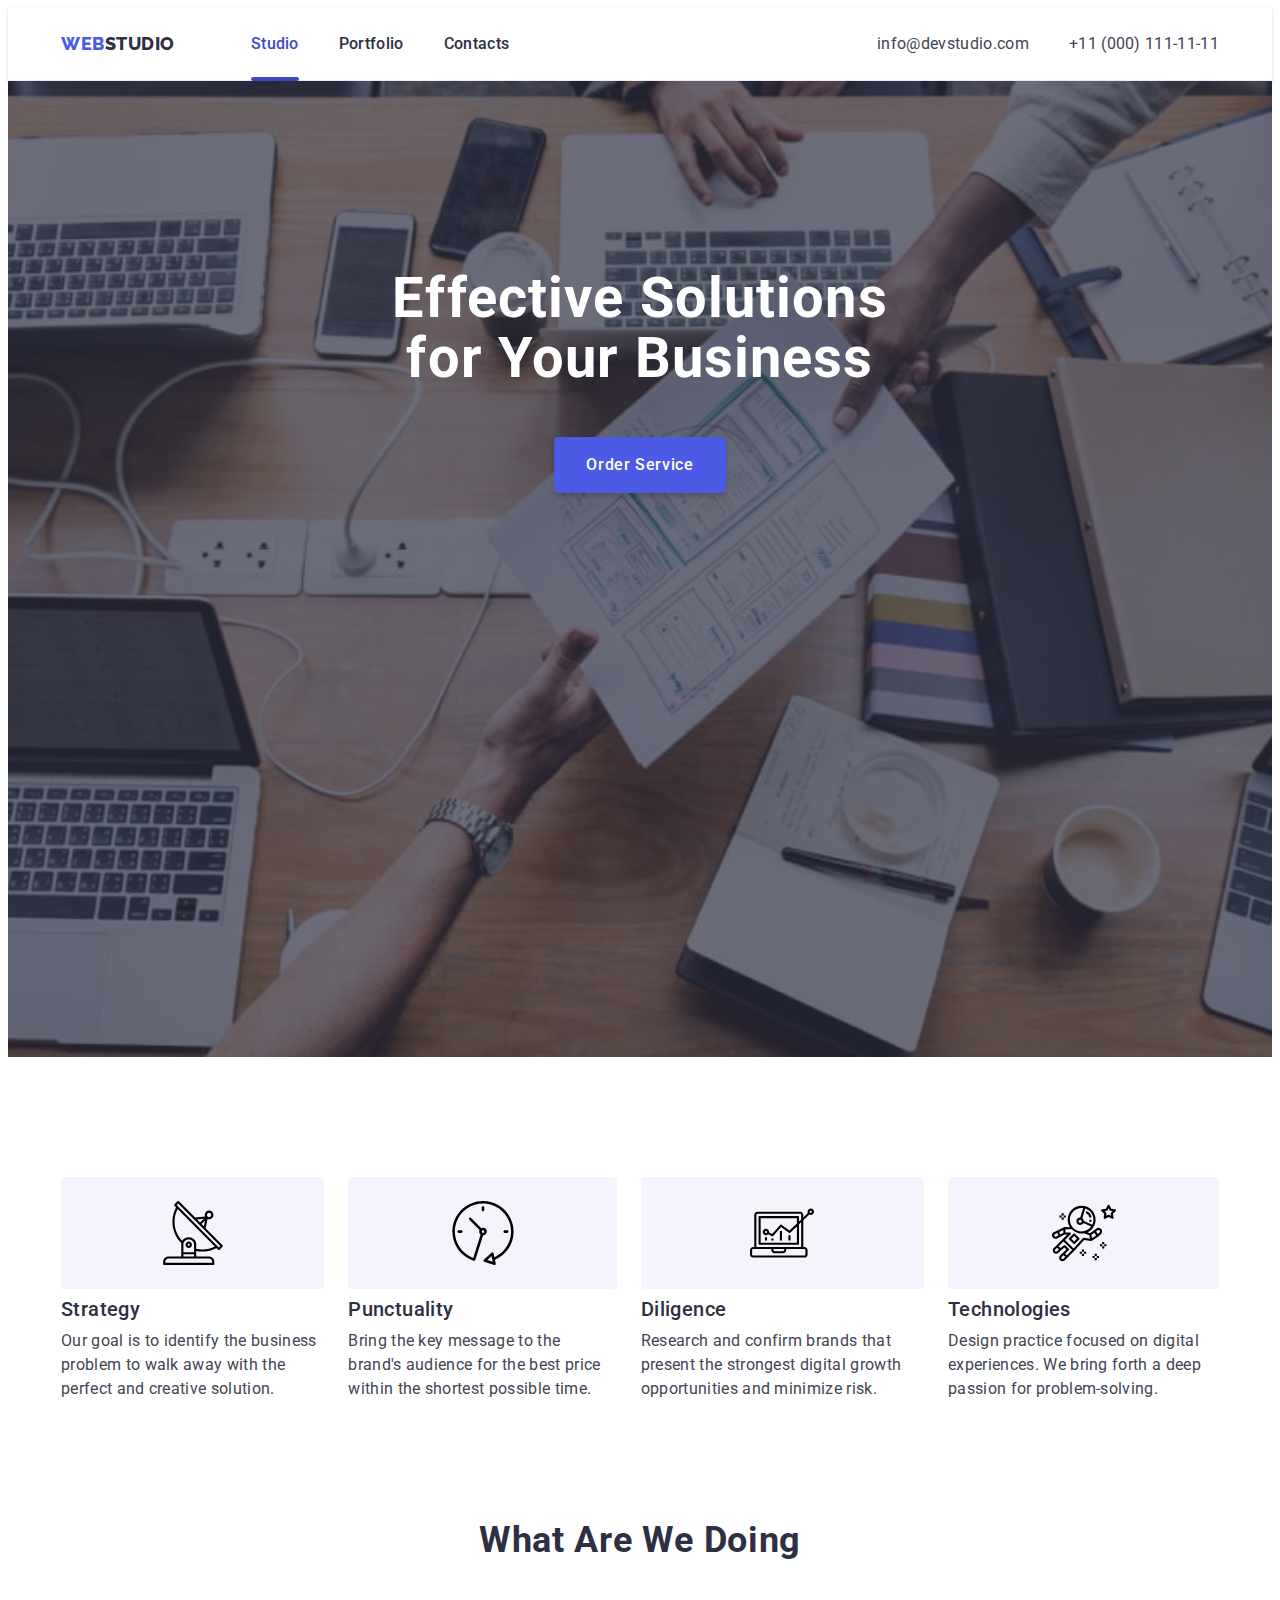
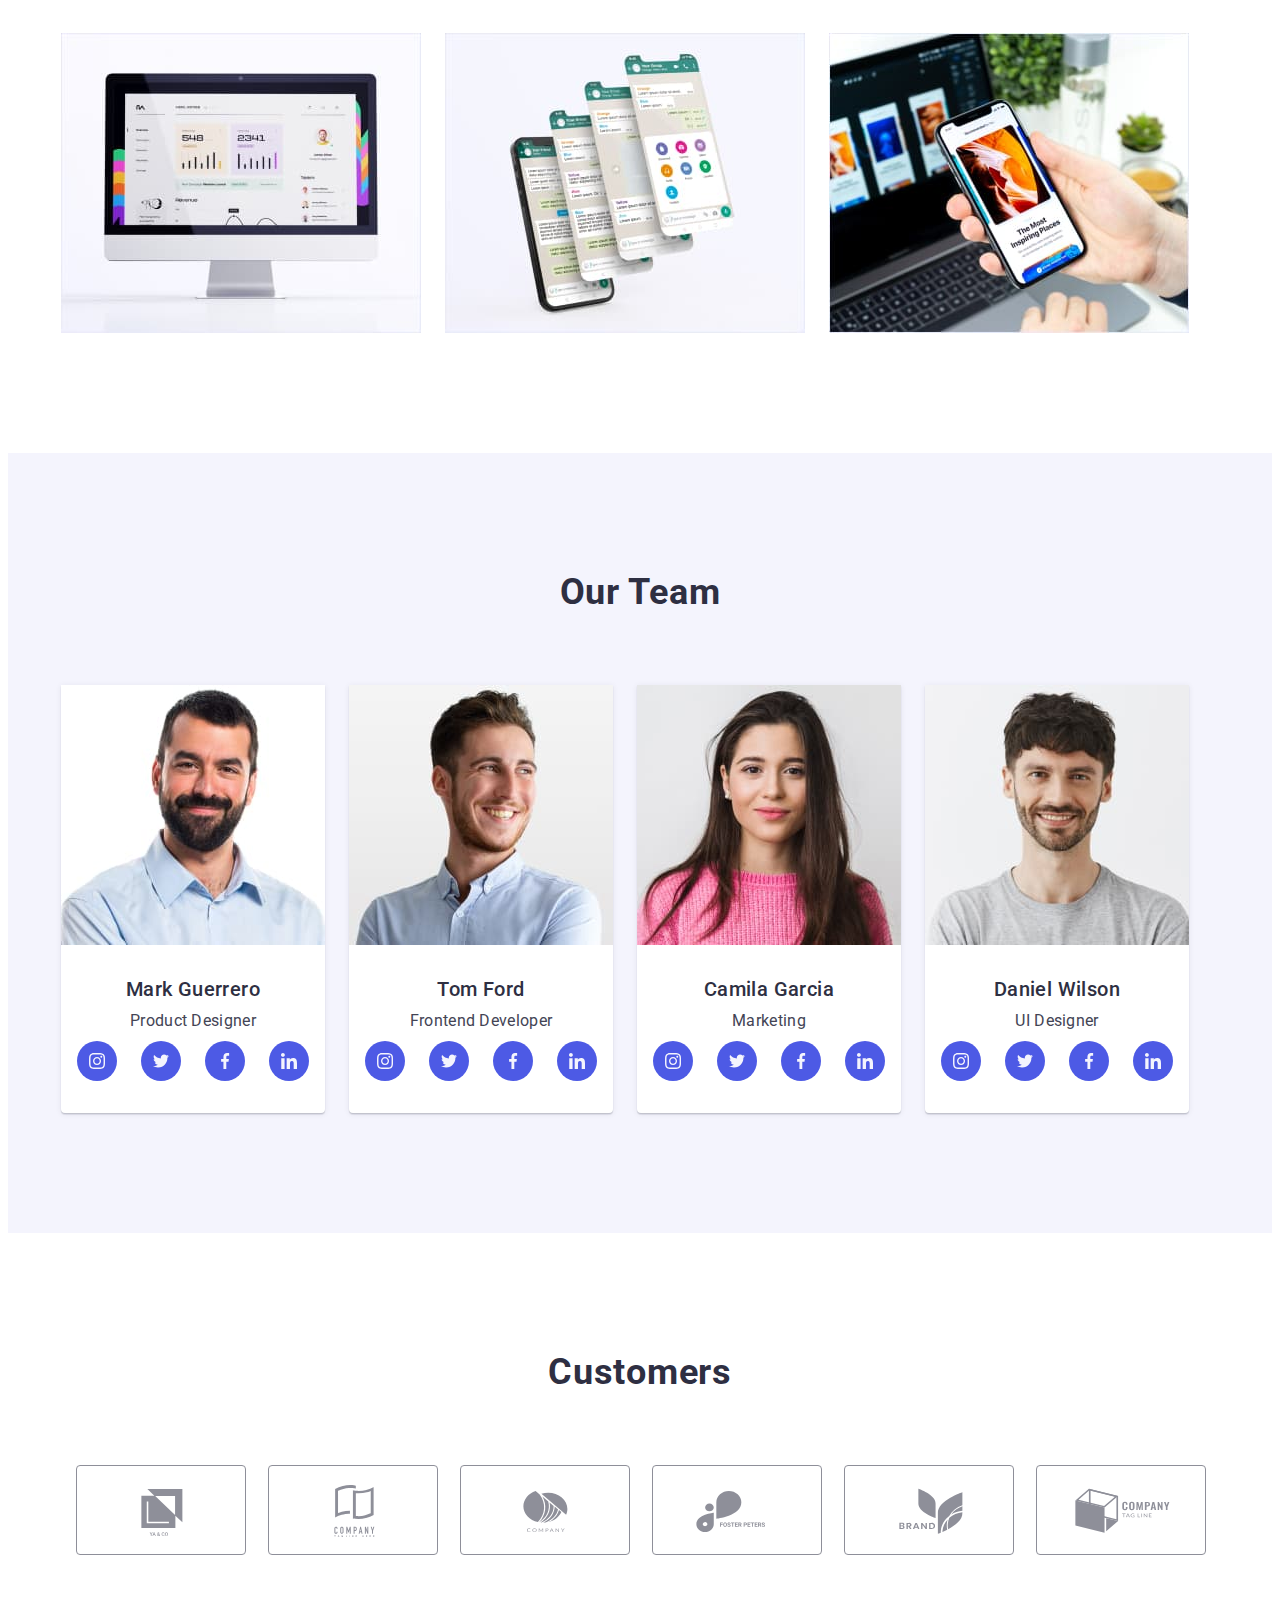
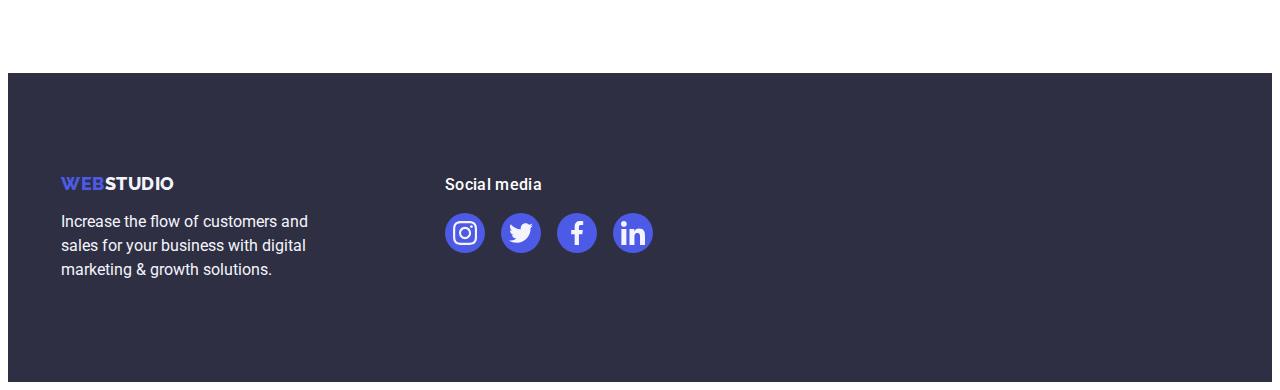
<file: index.html>
<!DOCTYPE html>
<html lang="en">
  <head>
    <meta charset="UTF-8" />
    <meta http-equiv="X-UA-Compatible" content="IE=edge" />
    <meta name="viewport" content="width=device-width, initial-scale=1.0" />
    <link rel="preconnect" href="https://fonts.googleapis.com" />
    <link rel="preconnect" href="https://fonts.gstatic.com" crossorigin />
    <link
      href="https://fonts.googleapis.com/css2?family=Raleway:wght@800&family=Roboto:wght@400;500;700;900&display=swap"
      rel="stylesheet"
    />
    <link
      rel="stylesheet"
      href="https://cdnjs.cloudflare.com/ajax/libs/modern-normalize/1.1.0/modern-normalize.min.css"
      integrity="sha512-wpPYUAdjBVSE4KJnH1VR1HeZfpl1ub8YT/NKx4PuQ5NmX2tKuGu6U/JRp5y+Y8XG2tV+wKQpNHVUX03MfMFn9Q=="
      crossorigin="anonymous"
      referrerpolicy="no-referrer"
    />
    <link rel="stylesheet" href="./css/styles.css" />
    <title>Document</title>
  </head>
  <body>
    <header class="header">
      <div class="container header-flex">
        <nav class="nav">
          <a href="./index.html" class="logo link"
            >Web<span class="logo-header">Studio</span></a
          >
          <ul class="list-nav list">
            <li class="item">
              <a href="./index.html" class="list-link here link">Studio</a>
            </li>
            <li class="item">
              <a href="./portfolio.html" class="list-link link">Portfolio</a>
            </li>
            <li class="item"><a href="" class="list-link link">Contacts</a></li>
          </ul>
        </nav>
        <address class="address">
          <ul class="address-list list">
            <li class="item">
              <a href="mailto:info@devstudio.com" class="email-telephone link"
                >info@devstudio.com</a
              >
            </li>
            <li class="item">
              <a href="tel:+110001111111" class="email-telephone link"
                >+11 (000) 111-11-11</a
              >
            </li>
          </ul>
        </address>
      </div>
    </header>
    <main>
      <section class="hero-section">
        <div class="container hero-flex">
          <h1 class="hero-title">Effective Solutions for Your Business</h1>
          <button
            type="button"
            class="button-pointer hero-button"
            data-modal-open
          >
            Order Service
          </button>
        </div>
      </section>
      <section class="feature-section">
        <div class="container feature-flex">
          <h2 class="visually-hidden">Solutions for Business</h2>
          <ul class="feature-list list">
            <li class="item">
              <div class="feature-icons">
                <svg width="64" height="64">
                  <use href="./images/icons.svg#icon-antenna"></use>
                </svg>
              </div>
              <h3 class="feature-title-three">Strategy</h3>
              <p class="feature-text">
                Our goal is to identify the business problem to walk away with
                the perfect and creative solution.
              </p>
            </li>
            <li class="item">
              <div class="feature-icons">
                <svg width="64" height="64">
                  <use href="./images/icons.svg#icon-clock"></use>
                </svg>
              </div>
              <h3 class="feature-title-three">Punctuality</h3>
              <p class="feature-text">
                Bring the key message to the brand's audience for the best price
                within the shortest possible time.
              </p>
            </li>
            <li class="item">
              <div class="feature-icons">
                <svg width="64" height="64">
                  <use href="./images/icons.svg#icon-diagram"></use>
                </svg>
              </div>
              <h3 class="feature-title-three">Diligence</h3>
              <p class="feature-text">
                Research and confirm brands that present the strongest digital
                growth opportunities and minimize risk.
              </p>
            </li>
            <li class="item">
              <div class="feature-icons">
                <svg width="64" height="64">
                  <use href="./images/icons.svg#icon-astronaut"></use>
                </svg>
              </div>
              <h3 class="feature-title-three">Technologies</h3>
              <p class="feature-text">
                Design practice focused on digital experiences. We bring forth a
                deep passion for problem-solving.
              </p>
            </li>
          </ul>
        </div>
      </section>
      <section class="wawd-section">
        <div class="container">
          <h2 class="wawd-title">What are we doing</h2>
          <ul class="wawd-list list">
            <li class="item">
              <img
                src="./images/what-are-we-doing/Wawd1.jpg"
                alt="Computer"
                width="360"
                height="300"
              />
            </li>
            <li class="item">
              <img
                src="./images/what-are-we-doing/Wawd2.jpg"
                alt="Telephone"
                width="360"
                height="300"
              />
            </li>
            <li class="item">
              <img
                src="./images/what-are-we-doing/Wawd3.jpg"
                alt="Telephone and Laptop"
                width="360"
                height="300"
              />
            </li>
          </ul>
        </div>
      </section>
      <section class="team-section">
        <div class="container">
          <h2 class="team-title">Our Team</h2>
          <ul class="list team-flex">
            <li class="team-list">
              <img
                src="./images/our-team/TeamPhoto1.jpg"
                alt="Mark Guerrero"
                width="264"
                height="260"
              />
              <div class="job-discribe">
                <h3 class="team-name">Mark Guerrero</h3>
                <p class="team-job">Product Designer</p>
                <ul class="team-social-network">
                  <li class="item">
                    <a href="" class="team-social-link">
                      <svg class="team-icons" width="16" height="16">
                        <use href="./images/icons.svg#icon-instagram"></use>
                      </svg>
                    </a>
                  </li>
                  <li class="item">
                    <a href="" class="team-social-link"
                      ><svg class="team-icons" width="16" height="16">
                        <use href="./images/icons.svg#icon-twitter"></use>
                      </svg>
                    </a>
                  </li>
                  <li class="item">
                    <a href="" class="team-social-link"
                      ><svg class="team-icons" width="16" height="16">
                        <use href="./images/icons.svg#icon-facebook"></use>
                      </svg>
                    </a>
                  </li>
                  <li class="item">
                    <a href="" class="team-social-link"
                      ><svg class="team-icons" width="16" height="16">
                        <use href="./images/icons.svg#icon-linkedin"></use>
                      </svg>
                    </a>
                  </li>
                </ul>
              </div>
            </li>
            <li class="team-list">
              <img
                src="./images/our-team/TeamPhoto2.jpg"
                alt="Tom Ford"
                width="264"
                height="260"
              />
              <div class="job-discribe">
                <h3 class="team-name">Tom Ford</h3>
                <p class="team-job">Frontend Developer</p>
                <ul class="team-social-network">
                  <li class="item">
                    <a href="" class="team-social-link">
                      <svg class="team-icons" width="16" height="16">
                        <use href="./images/icons.svg#icon-instagram"></use>
                      </svg>
                    </a>
                  </li>
                  <li class="item">
                    <a href="" class="team-social-link"
                      ><svg class="team-icons" width="16" height="16">
                        <use href="./images/icons.svg#icon-twitter"></use>
                      </svg>
                    </a>
                  </li>
                  <li class="item">
                    <a href="" class="team-social-link"
                      ><svg class="team-icons" width="16" height="16">
                        <use href="./images/icons.svg#icon-facebook"></use>
                      </svg>
                    </a>
                  </li>
                  <li class="item">
                    <a href="" class="team-social-link"
                      ><svg class="team-icons" width="16" height="16">
                        <use href="./images/icons.svg#icon-linkedin"></use>
                      </svg>
                    </a>
                  </li>
                </ul>
              </div>
            </li>
            <li class="team-list">
              <img
                src="./images/our-team/TeamPhoto3.jpg"
                alt="Camila Garcia"
                width="264"
                height="260"
              />
              <div class="job-discribe">
                <h3 class="team-name">Camila Garcia</h3>
                <p class="team-job">Marketing</p>
                <ul class="team-social-network">
                  <li class="item">
                    <a href="" class="team-social-link">
                      <svg class="team-icons" width="16" height="16">
                        <use href="./images/icons.svg#icon-instagram"></use>
                      </svg>
                    </a>
                  </li>
                  <li class="item">
                    <a href="" class="team-social-link"
                      ><svg class="team-icons" width="16" height="16">
                        <use href="./images/icons.svg#icon-twitter"></use>
                      </svg>
                    </a>
                  </li>
                  <li class="item">
                    <a href="" class="team-social-link"
                      ><svg class="team-icons" width="16" height="16">
                        <use href="./images/icons.svg#icon-facebook"></use>
                      </svg>
                    </a>
                  </li>
                  <li class="item">
                    <a href="" class="team-social-link"
                      ><svg class="team-icons" width="16" height="16">
                        <use href="./images/icons.svg#icon-linkedin"></use>
                      </svg>
                    </a>
                  </li>
                </ul>
              </div>
            </li>
            <li class="team-list">
              <img
                src="./images/our-team/TeamPhoto4.jpg"
                alt="Daniel Wilson"
                width="264"
                height="260"
              />
              <div class="job-discribe">
                <h3 class="team-name">Daniel Wilson</h3>
                <p class="team-job">UI Designer</p>
                <ul class="team-social-network">
                  <li class="item">
                    <a href="" class="team-social-link">
                      <svg class="team-icons" width="16" height="16">
                        <use href="./images/icons.svg#icon-instagram"></use>
                      </svg>
                    </a>
                  </li>
                  <li class="item">
                    <a href="" class="team-social-link"
                      ><svg class="team-icons" width="16" height="16">
                        <use href="./images/icons.svg#icon-twitter"></use>
                      </svg>
                    </a>
                  </li>
                  <li class="item">
                    <a href="" class="team-social-link"
                      ><svg class="team-icons" width="16" height="16">
                        <use href="./images/icons.svg#icon-facebook"></use>
                      </svg>
                    </a>
                  </li>
                  <li class="item">
                    <a href="" class="team-social-link"
                      ><svg class="team-icons" width="16" height="16">
                        <use href="./images/icons.svg#icon-linkedin"></use>
                      </svg>
                    </a>
                  </li>
                </ul>
              </div>
            </li>
          </ul>
        </div>
      </section>
      <section class="customers-section">
        <div class="container">
          <h2 class="company-title">Customers</h2>
          <ul class="company-list list">
            <li class="item">
              <a href="" class="company-link">
                <svg class="company-icons" width="104" height="56">
                  <use href="./images/icons.svg#icon-Logo-1"></use>
                </svg>
              </a>
            </li>
            <li class="item">
              <a href="" class="company-link">
                <svg class="company-icons" width="104" height="56">
                  <use href="./images/icons.svg#icon-Logo-2"></use>
                </svg>
              </a>
            </li>
            <li class="item">
              <a href="" class="company-link">
                <svg class="company-icons" width="104" height="56">
                  <use href="./images/icons.svg#icon-Logo-3"></use>
                </svg>
              </a>
            </li>
            <li class="item">
              <a href="" class="company-link">
                <svg class="company-icons" width="104" height="56">
                  <use href="./images/icons.svg#icon-Logo-4"></use>
                </svg>
              </a>
            </li>
            <li class="item">
              <a href="" class="company-link">
                <svg class="company-icons" width="104" height="56">
                  <use href="./images/icons.svg#icon-Logo-5"></use>
                </svg>
              </a>
            </li>
            <li class="item">
              <a href="" class="company-link">
                <svg class="company-icons" width="104" height="56">
                  <use href="./images/icons.svg#icon-Logo-6"></use>
                </svg>
              </a>
            </li>
          </ul>
        </div>
      </section>
    </main>
    <footer class="footer">
      <div class="footer-flex container">
        <div class="footer-design">
          <a href="./index.html" class="logo link logo-footer-margin"
            >Web<span class="logo-footer">Studio</span></a
          >
          <p class="footer-text">
            Increase the flow of customers and sales for your business with
            digital marketing & growth solutions.
          </p>
        </div>
        <div class="footer-design">
          <p class="footer-social-text">Social media</p>
          <ul class="footer-social-list list">
            <li class="item">
              <a href="" class="footer-social-link">
                <svg class="footer-icons" width="24" height="24">
                  <use href="./images/icons.svg#icon-instagram"></use>
                </svg>
              </a>
            </li>
            <li class="item">
              <a href="" class="footer-social-link">
                <svg class="footer-icons" width="24" height="24">
                  <use href="./images/icons.svg#icon-twitter"></use>
                </svg>
              </a>
            </li>
            <li class="item">
              <a href="" class="footer-social-link">
                <svg class="footer-icons" width="24" height="24">
                  <use href="./images/icons.svg#icon-facebook"></use>
                </svg>
              </a>
            </li>
            <li class="item">
              <a href="" class="footer-social-link">
                <svg class="footer-icons" width="24" height="24">
                  <use href="./images/icons.svg#icon-linkedin"></use>
                </svg>
              </a>
            </li>
          </ul>
        </div>
      </div>
    </footer>
    <div class="backdrop is-hidden" data-modal>
      <div class="modal">
        <button
          type="button"
          class="modal-close-button button-pointer"
          data-modal-close
        >
          <svg class="icon-modal-close" width="8" height="8">
            <use href="./images/icons.svg#icon-close-modal"></use>
          </svg>
        </button>
      </div>
    </div>
    <script src="./js/modal.js"></script>
  </body>
</html>
</file>
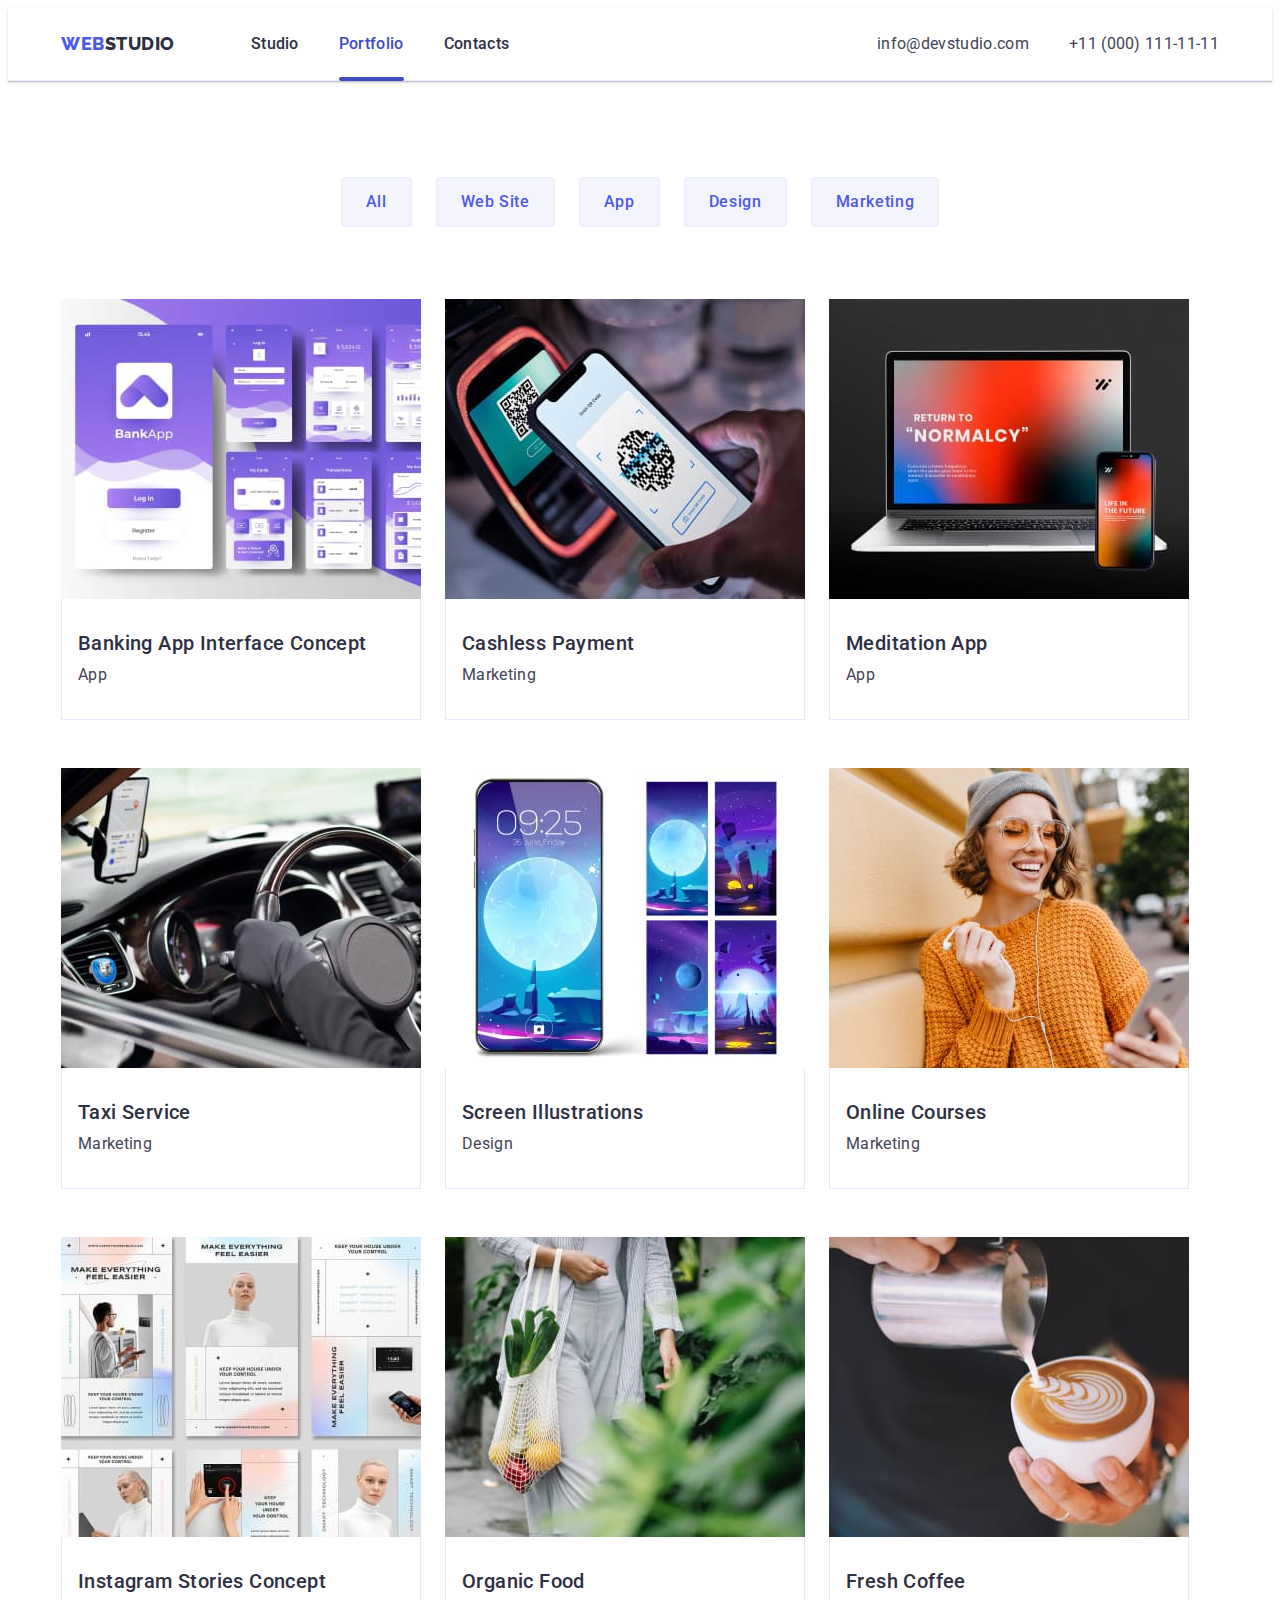
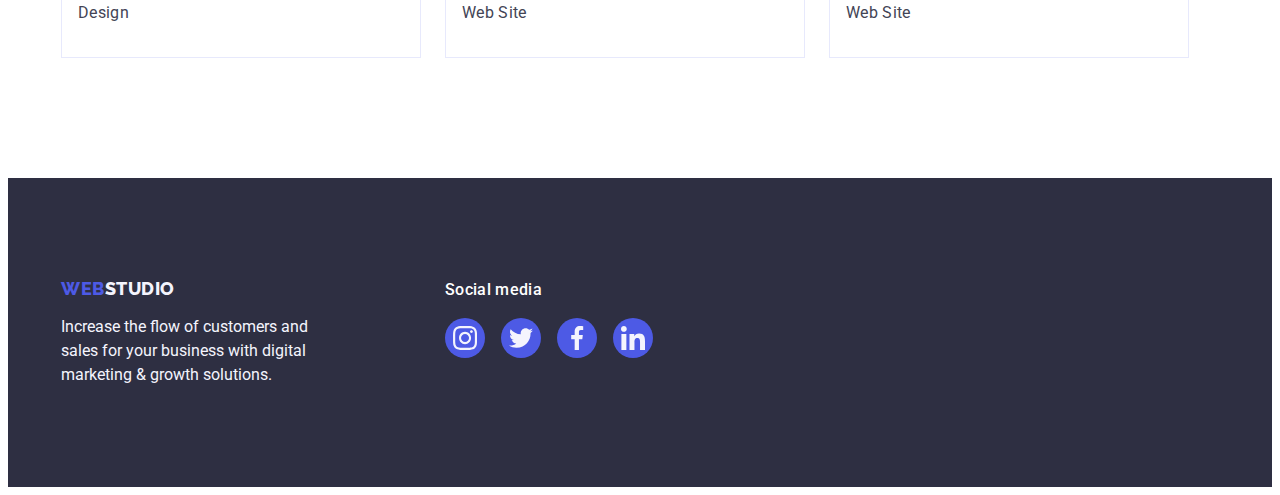
<file: portfolio.html>
<!DOCTYPE html>
<html lang="en">
  <head>
    <meta charset="UTF-8" />
    <meta http-equiv="X-UA-Compatible" content="IE=edge" />
    <meta name="viewport" content="width=device-width, initial-scale=1.0" />
    <link rel="preconnect" href="https://fonts.googleapis.com" />
    <link rel="preconnect" href="https://fonts.gstatic.com" crossorigin />
    <link
      href="https://fonts.googleapis.com/css2?family=Raleway:wght@800&family=Roboto:wght@400;500;700;900&display=swap"
      rel="stylesheet"
    />
    <link
      rel="stylesheet"
      href="https://cdnjs.cloudflare.com/ajax/libs/modern-normalize/1.1.0/modern-normalize.min.css"
      integrity="sha512-wpPYUAdjBVSE4KJnH1VR1HeZfpl1ub8YT/NKx4PuQ5NmX2tKuGu6U/JRp5y+Y8XG2tV+wKQpNHVUX03MfMFn9Q=="
      crossorigin="anonymous"
      referrerpolicy="no-referrer"
    />
    <link rel="stylesheet" href="./css/styles.css" />
    <title>Document</title>
  </head>
  <body>
    <header class="header">
      <div class="container header-flex">
        <nav class="nav">
          <a href="./index.html" class="logo link"
            >Web<span class="logo-header">Studio</span></a
          >
          <ul class="list-nav list">
            <li class="item">
              <a href="./index.html" class="list-link link">Studio</a>
            </li>
            <li class="item">
              <a href="./portfolio.html" class="list-link here link"
                >Portfolio</a
              >
            </li>
            <li class="item"><a href="" class="list-link link">Contacts</a></li>
          </ul>
        </nav>
        <address class="address">
          <ul class="address-list list">
            <li class="item">
              <a href="mailto:info@devstudio.com" class="email-telephone link"
                >info@devstudio.com</a
              >
            </li>
            <li class="item">
              <a href="tel:+110001111111" class="email-telephone link"
                >+11 (000) 111-11-11</a
              >
            </li>
          </ul>
        </address>
      </div>
    </header>
    <main>
      <section class="portfolio section">
        <div class="container">
          <h1 class="visually-hidden">Portfolio</h1>
          <!-- Button filters -->
          <ul class="list portfolio-button-list">
            <li class="item">
              <button type="button" class="button-pointer button-filter">
                All
              </button>
            </li>
            <li class="item">
              <button type="button" class="button-pointer button-filter">
                Web Site
              </button>
            </li>
            <li class="item">
              <button type="button" class="button-pointer button-filter">
                App
              </button>
            </li>
            <li class="item">
              <button type="button" class="button-pointer button-filter">
                Design
              </button>
            </li>
            <li class="item">
              <button type="button" class="button-pointer button-filter">
                Marketing
              </button>
            </li>
          </ul>

          <!-- Portfolio pictures -->
          <ul class="list portfolio-flex">
            <li class="portfolio-photo">
              <a href="" class="portfolio-link-photo link">
                <div class="portfolio-photo-wrapper">
                  <img
                    src="./images/portfolio/PortfolioPhoto1.jpg"
                    alt="Banking App Interface Concept"
                    width="360"
                    height="300"
                  />
                  <p class="portfolio-photo-overlay">
                    14 Stylish and User-Friendly App Design Concepts · Task
                    Manager App · Calorie Tracker App · Exotic Fruit Ecommerce
                    App · Cloud Storage App
                  </p>
                </div>
                <div class="picture-discribe">
                  <h2 class="portfolio-title">Banking App Interface Concept</h2>
                  <p class="portfolio-text">App</p>
                </div>
              </a>
            </li>
            <li class="portfolio-photo">
              <a href="" class="portfolio-link-photo link">
                <div class="portfolio-photo-wrapper">
                  <img
                    src="./images/portfolio/PortfolioPhoto2.jpg"
                    alt="Telephone and QR code"
                    width="360"
                    height="300"
                  />
                  <p class="portfolio-photo-overlay">
                    14 Stylish and User-Friendly App Design Concepts · Task
                    Manager App · Calorie Tracker App · Exotic Fruit Ecommerce
                    App · Cloud Storage App
                  </p>
                </div>
                <div class="picture-discribe">
                  <h2 class="portfolio-title">Cashless Payment</h2>
                  <p class="portfolio-text">Marketing</p>
                </div>
              </a>
            </li>
            <li class="portfolio-photo">
              <a href="" class="portfolio-link-photo link">
                <div class="portfolio-photo-wrapper">
                  <img
                    src="./images/portfolio/PortfolioPhoto3.jpg"
                    alt="Laptop and Telephone"
                    width="360"
                    height="300"
                  />
                  <p class="portfolio-photo-overlay">
                    14 Stylish and User-Friendly App Design Concepts · Task
                    Manager App · Calorie Tracker App · Exotic Fruit Ecommerce
                    App · Cloud Storage App
                  </p>
                </div>
                <div class="picture-discribe">
                  <h2 class="portfolio-title">Meditation App</h2>
                  <p class="portfolio-text">App</p>
                </div>
              </a>
            </li>
            <li class="portfolio-photo">
              <a href="" class="portfolio-link-photo link">
                <div class="portfolio-photo-wrapper">
                  <img
                    src="./images/portfolio/PortfolioPhoto4.jpg"
                    alt="Taxi Driver"
                    width="360"
                    height="300"
                  />
                  <p class="portfolio-photo-overlay">
                    14 Stylish and User-Friendly App Design Concepts · Task
                    Manager App · Calorie Tracker App · Exotic Fruit Ecommerce
                    App · Cloud Storage App
                  </p>
                </div>
                <div class="picture-discribe">
                  <h2 class="portfolio-title">Taxi Service</h2>
                  <p class="portfolio-text">Marketing</p>
                </div>
              </a>
            </li>
            <li class="portfolio-photo">
              <a href="" class="portfolio-link-photo link">
                <div class="portfolio-photo-wrapper">
                  <img
                    src="./images/portfolio/PortfolioPhoto5.jpg"
                    alt="Telephone have dekstop in night"
                    width="360"
                    height="300"
                  />
                  <p class="portfolio-photo-overlay">
                    14 Stylish and User-Friendly App Design Concepts · Task
                    Manager App · Calorie Tracker App · Exotic Fruit Ecommerce
                    App · Cloud Storage App
                  </p>
                </div>
                <div class="picture-discribe">
                  <h2 class="portfolio-title">Screen Illustrations</h2>
                  <p class="portfolio-text">Design</p>
                </div>
              </a>
            </li>
            <li class="portfolio-photo">
              <a href="" class="portfolio-link-photo link">
                <div class="portfolio-photo-wrapper">
                  <img
                    src="./images/portfolio/PortfolioPhoto6.jpg"
                    alt="Girl and Telephone"
                    width="360"
                    height="300"
                  />
                  <p class="portfolio-photo-overlay">
                    14 Stylish and User-Friendly App Design Concepts · Task
                    Manager App · Calorie Tracker App · Exotic Fruit Ecommerce
                    App · Cloud Storage App
                  </p>
                </div>
                <div class="picture-discribe">
                  <h2 class="portfolio-title">Online Courses</h2>
                  <p class="portfolio-text">Marketing</p>
                </div>
              </a>
            </li>
            <li class="portfolio-photo">
              <a href="" class="portfolio-link-photo link">
                <div class="portfolio-photo-wrapper">
                  <img
                    src="./images/portfolio/PortfolioPhoto7.jpg"
                    alt="Instagram Stories"
                    width="360"
                    height="300"
                  />
                  <p class="portfolio-photo-overlay">
                    14 Stylish and User-Friendly App Design Concepts · Task
                    Manager App · Calorie Tracker App · Exotic Fruit Ecommerce
                    App · Cloud Storage App
                  </p>
                </div>
                <div class="picture-discribe">
                  <h2 class="portfolio-title">Instagram Stories Concept</h2>
                  <p class="portfolio-text">Design</p>
                </div>
              </a>
            </li>
            <li class="portfolio-photo">
              <a href="" class="portfolio-link-photo link">
                <div class="portfolio-photo-wrapper">
                  <img
                    src="./images/portfolio/PortfolioPhoto8.jpg"
                    alt="Girl and Food"
                    width="360"
                    height="300"
                  />
                  <p class="portfolio-photo-overlay">
                    14 Stylish and User-Friendly App Design Concepts · Task
                    Manager App · Calorie Tracker App · Exotic Fruit Ecommerce
                    App · Cloud Storage App
                  </p>
                </div>
                <div class="picture-discribe">
                  <h2 class="portfolio-title">Organic Food</h2>
                  <p class="portfolio-text">Web Site</p>
                </div>
              </a>
            </li>
            <li class="portfolio-photo">
              <a href="" class="portfolio-link-photo link">
                <div class="portfolio-photo-wrapper">
                  <img
                    src="./images/portfolio/PortfolioPhoto9.jpg"
                    alt="Man pours coffee"
                    width="360"
                    height="300"
                  />
                  <p class="portfolio-photo-overlay">
                    14 Stylish and User-Friendly App Design Concepts · Task
                    Manager App · Calorie Tracker App · Exotic Fruit Ecommerce
                    App · Cloud Storage App
                  </p>
                </div>
                <div class="picture-discribe">
                  <h2 class="portfolio-title">Fresh Coffee</h2>
                  <p class="portfolio-text">Web Site</p>
                </div>
              </a>
            </li>
          </ul>
        </div>
      </section>
    </main>
    <footer class="footer">
      <div class="footer-flex container">
        <div class="footer-design">
          <a href="./index.html" class="logo link logo-footer-margin"
            >Web<span class="logo-footer">Studio</span></a
          >
          <p class="footer-text">
            Increase the flow of customers and sales for your business with
            digital marketing & growth solutions.
          </p>
        </div>
        <div class="footer-design">
          <h2 class="footer-social-text">Social media</h2>
          <ul class="footer-social-list list">
            <li class="item">
              <a href="" class="footer-social-link">
                <svg class="footer-icons" width="24" height="24">
                  <use href="./images/icons.svg#icon-instagram"></use>
                </svg>
              </a>
            </li>
            <li class="item">
              <a href="" class="footer-social-link">
                <svg class="footer-icons" width="24" height="24">
                  <use href="./images/icons.svg#icon-twitter"></use>
                </svg>
              </a>
            </li>
            <li class="item">
              <a href="" class="footer-social-link">
                <svg class="footer-icons" width="24" height="24">
                  <use href="./images/icons.svg#icon-facebook"></use>
                </svg>
              </a>
            </li>
            <li class="item">
              <a href="" class="footer-social-link">
                <svg class="footer-icons" width="24" height="24">
                  <use href="./images/icons.svg#icon-linkedin"></use>
                </svg>
              </a>
            </li>
          </ul>
        </div>
      </div>
    </footer>
  </body>
</html>
</file>
<file: css/styles.css>
:root {
  --focus-hover-color: #404bbf;
  --primary-background: #ffffff;
  --second-title-background: #2e2f42;
  --button-background-color: #4d5ae5;
  --feature-icons-background: #f4f4fd;
  --icon-background: #4d5ae5;
  --icon-fill: #f4f4fd;
  --icon-hover-bacground: #404bbf;
  --icon-company-background: #8e8f99;
  --icon-hover-footer: #31d0aa;
  --portfolio-overlay-color: #f4f4fd;
  --portfolio-overlay-backgroundcolor: #4d5ae5;
  --modal-backgroundcolor: #fcfcfc;
}

body {
  font-family: "Roboto", sans-serif;
  background: var(--primary-background);
  color: #434455;
}

/* Utilities */

h1,
h2,
h3,
h4,
h5,
h6,
p,
ul {
  margin: 0;
  padding: 0;
}

img {
  display: block;
}

.container {
  width: 1158px;
  padding-left: 15px;
  padding-right: 15px;
  margin: 0 auto;
}

.list {
  list-style: none;
}

.link {
  text-decoration: none;
}

.visually-hidden {
  position: absolute;
  width: 1px;
  height: 1px;
  margin: -1px;
  border: 0;
  padding: 0;
  clip: rect(0 0 0 0);
  overflow: hidden;
}

/* Button */

.button-pointer {
  cursor: pointer;
}

/* Design logo */

.logo {
  display: inline-block;
  margin-right: 76px;

  font-family: "Raleway", sans-serif;
  font-weight: 800;
  font-size: 18px;
  line-height: 1.17;
  color: #4d5ae5;
  letter-spacing: 0.03em;
  text-transform: uppercase;
}

.logo-header {
  font-family: "Raleway";
  color: var(--second-title-background);
}

.logo-footer {
  color: #f4f4fd;
}

.logo-footer-margin {
  margin-bottom: 16px;
}

/* Studio */

/* Hero */

.hero-section {
  padding-top: 188px;
  padding-bottom: 188px;
  margin-left: auto;
  margin-right: auto;
  height: 600px;
  max-width: 1440px;

  background: var(--second-title-background);
  background-image: linear-gradient(
      rgba(46, 47, 66, 0.7),
      rgba(46, 47, 66, 0.7)
    ),
    url(../images/hero/people-office.jpg);
  background-repeat: no-repeat;
  background-size: cover;
  background-position: center;
}

.hero-title {
  max-width: 496px;
  margin-left: auto;
  margin-right: auto;
  margin-bottom: 48px;

  font-size: 56px;
  line-height: 1.07;
  color: #ffffff;
  text-align: center;
  letter-spacing: 0.02em;
}

.hero-button {
  display: block;
  min-width: 169px;
  height: 56px;
  padding: 16px 32px;
  margin-left: auto;
  margin-right: auto;

  font-family: "Roboto", sans-serif;
  font-weight: 500;
  font-size: 16px;
  line-height: 24px;
  letter-spacing: 0.04em;
  color: #ffffff;
  background-color: var(--button-background-color);
  box-shadow: 0px 4px 4px rgba(0, 0, 0, 0.15);
  border-radius: 4px;
  border: none;
  transition: background-color 250ms cubic-bezier(0.4, 0, 0.2, 1);
}

.hero-button:hover,
.hero-button:focus {
  background-color: var(--focus-hover-color);
}

/* Feature */

.feature-section {
  padding-top: 120px;
  padding-bottom: 120px;
}

.feature-title-three {
  margin-bottom: 8px;

  font-weight: 500;
  font-size: 20px;
  line-height: 24px;
  letter-spacing: 0.02em;
  color: var(--second-title-background);
}

.feature-text {
  font-size: 16px;
  line-height: 24px;
  letter-spacing: 0.02em;
}

.feature-list {
  display: flex;
}

.feature-list > .item {
  width: calc((100%-72px) / 4);
}

.feature-list > .item:not(:last-child) {
  margin-right: 24px;
}

.feature-icons {
  display: flex;
  align-items: center;
  justify-content: center;
  height: 112px;

  background-color: var(--feature-icons-background);
  border-radius: 4px;
  margin-bottom: 8px;
}

/* What are we doing */

.wawd-section {
  padding-bottom: 120px;
}

.wawd-title {
  margin-bottom: 72px;

  font-size: 36px;
  line-height: 1.11;
  text-align: center;
  color: var(--second-title-background);
  letter-spacing: 0.02em;
  text-transform: capitalize;
}

.wawd-list {
  display: flex;
}

.wawd-list > .item {
  width: calc((100%-48px) / 3);
}

.wawd-list > .item:not(:last-child) {
  margin-right: 24px;
}

/* Our Team */

.team-section {
  padding-top: 120px;
  padding-bottom: 120px;

  background-color: #f4f4fd;
}

.team-title {
  margin-bottom: 72px;

  font-size: 36px;
  line-height: 1.11;
  color: var(--second-title-background);
  text-align: center;
  letter-spacing: 0.02em;
  text-transform: capitalize;
}

.team-name {
  text-align: center;
  margin-bottom: 8px;

  font-weight: 500;
  font-size: 20px;
  line-height: 24px;
  letter-spacing: 0.02em;
  color: var(--second-title-background);
}

.team-job {
  text-align: center;
  margin-bottom: 8px;

  font-size: 16px;
  line-height: 24px;
  letter-spacing: 0.02em;
}

.team-list {
  width: calc((100%-72px) / 4);

  background: #ffffff;
  box-shadow: 0px 1px 6px rgba(46, 47, 66, 0.08),
    0px 1px 1px rgba(46, 47, 66, 0.16), 0px 2px 1px rgba(46, 47, 66, 0.08);
  border-radius: 0px 0px 4px 4px;
}

.team-list:not(:last-child) {
  margin-right: 24px;
}

.team-flex {
  display: flex;
}

.job-discribe {
  padding-top: 32px;
  padding-bottom: 32px;
}

.team-social-network {
  display: flex;
  border-radius: 50%;
  list-style: none;
  justify-content: center;
  gap: 24px;
}

.team-social-link {
  display: flex;
  justify-content: center;
  align-items: center;
  width: 40px;
  height: 40px;

  fill: var(--icon-fill);
  border-radius: 50%;
  background-color: var(--icon-background);
  transition: background-color 250ms cubic-bezier(0.4, 0, 0.2, 1);
}

.team-social-network > .item {
  width: 40px;
  height: 40px;
}

.team-social-link:hover,
.team-social-link:focus {
  background-color: var(--icon-hover-bacground);
}

/* Customers */

.customers-section {
  padding-top: 120px;
  padding-bottom: 120px;
}

.company-title {
  text-align: center;
  margin-bottom: 72px;

  font-size: 36px;
  line-height: 1.1;
  letter-spacing: 0.02em;
  text-transform: capitalize;
  color: var(--second-title-background);
}

.company-list {
  display: flex;
  justify-content: center;
  gap: 24px;
}

.company-list > .item {
  width: 168px;
  height: 88px;
}

.company-link {
  display: flex;
  justify-content: center;
  align-items: center;
  width: 168px;
  height: 88px;

  border: 1px solid var(--icon-company-background);
  border-radius: 4px;
  color: var(--icon-company-background);
  transition: border-color 250ms cubic-bezier(0.4, 0, 0.2, 1),
    color 250ms cubic-bezier(0.4, 0, 0.2, 1);
}

.company-link:hover,
.company-link:focus {
  color: var(--icon-hover-bacground);
  border: 1px solid var(--icon-hover-bacground);
}

.company-icons {
  fill: currentColor;
}

/* Footer */

.footer {
  padding-top: 100px;
  padding-bottom: 100px;
  background: var(--second-title-background);
}

.footer-text {
  max-width: 264px;
  font-size: 16px;
  line-height: 24px;
  color: #f4f4fd;
}

.footer-social-text {
  margin-bottom: 16px;

  font-weight: 500;
  font-size: 16px;
  line-height: 1.5;
  letter-spacing: 0.02em;
  color: var(--primary-background);
}

.footer-social-list {
  display: flex;
  gap: 16px;
}

.footer-social-link {
  display: flex;
  height: 40px;
  width: 40px;
  align-items: center;
  justify-content: center;

  fill: var(--icon-fill);
  background-color: var(--icon-background);
  border-radius: 50%;
  transition: background-color 250ms cubic-bezier(0.4, 0, 0.2, 1);
}

.footer-flex {
  display: flex;
  align-items: baseline;
}

.footer-design:not(:last-child) {
  margin-right: 120px;
}

.footer-social-link:hover,
.footer-social-link:focus {
  background-color: var(--icon-hover-footer);
}

/* Header */

.nav {
  display: flex;
  align-items: center;
}

.header {
  display: flex;

  border-bottom: 1px solid #e7e9fc;
  background: var(--primary-background);
  box-shadow: 0px 2px 1px rgba(46, 47, 66, 0.08),
    0px 1px 1px rgba(46, 47, 66, 0.16), 0px 1px 6px rgba(46, 47, 66, 0.08);
}

.header-flex {
  display: flex;
  align-items: center;
}

.list-link {
  display: inline-block;
  position: relative;

  font-weight: 500;
  font-size: 16px;
  line-height: 1.5;
  color: var(--second-title-background);
  letter-spacing: 0.02em;
  transition: color 250ms cubic-bezier(0.4, 0, 0.2, 1);
}

.list-link:hover,
.list-link:focus {
  color: var(--focus-hover-color);
}

.list-nav > .item:not(:last-child) {
  margin-right: 40px;
}

.list-nav > .item > .list-link {
  padding-top: 24px;
  padding-bottom: 24px;
}

.email-telephone {
  font-size: 16px;
  line-height: 24px;
  color: #434455;
  letter-spacing: 0.02em;
  transition: color 250ms cubic-bezier(0.4, 0, 0.2, 1);
}

.email-telephone:hover,
.email-telephone:focus {
  color: var(--focus-hover-color);
}

.address {
  display: flex;
  margin-left: auto;
}

.address-list {
  display: flex;

  font-style: normal;
}

.address-list > .item:not(:last-child) {
  margin-right: 40px;
}

.list-nav {
  display: flex;
}

.list-link.here::after {
  content: "";
  position: absolute;
  left: 0;
  bottom: -1px;

  display: block;

  width: 100%;
  height: 4px;
  background-color: var(--focus-hover-color);
  border-radius: 2px;
}

.list-link.here {
  color: var(--focus-hover-color);
}

/* Portfolio */

/* Button Filtration */

.button-filter {
  padding: 12px 24px;

  font-family: "Roboto", sans-serif;
  font-weight: 500;
  font-size: 16px;
  line-height: 24px;
  letter-spacing: 0.04em;
  color: var(--button-background-color);
  background-color: #f4f4fd;
  border: 1px solid #e7e9fc;
  border-radius: 4px;
  transition: color 250ms cubic-bezier(0.4, 0, 0.2, 1),
    background-color 250ms cubic-bezier(0.4, 0, 0.2, 1),
    border-color 250ms cubic-bezier(0.4, 0, 0.2, 1),
    box-shadow 250ms cubic-bezier(0.4, 0, 0.2, 1);
}

.button-filter:hover,
.button-filter:focus {
  color: #ffffff;
  background-color: var(--focus-hover-color);
  box-shadow: 0px 3px 1px rgba(0, 0, 0, 0.1), 0px 2px 1px rgba(0, 0, 0, 0.08),
    0px 2px 2px rgba(0, 0, 0, 0.12);
  border-radius: 4px;
  border: 1px solid transparent;
}

.portfolio-button-list {
  display: flex;
  margin-bottom: 72px;
}

.portfolio-button-list {
  justify-content: center;
}

.portfolio-button-list > .item:not(:last-child) {
  margin-right: 24px;
}

/* Portfolio pictures */

.portfolio {
  padding-top: 96px;
  padding-bottom: 120px;
}

.portfolio-flex {
  display: flex;
  flex-wrap: wrap;
}

.portfolio-photo:not(:nth-child(3n)) {
  margin-right: 24px;
}

.portfolio-photo:nth-child(-n + 6) {
  margin-bottom: 48px;
}

.portfolio-title {
  margin-bottom: 8px;

  font-weight: 500;
  font-size: 20px;
  line-height: 24px;
  letter-spacing: 0.02em;
  color: var(--second-title-background);
}

.portfolio-text {
  margin-top: 8px;

  font-size: 16px;
  line-height: 24px;
  letter-spacing: 0.02em;
  color: #434455;
}

.picture-discribe {
  padding: 32px 16px;

  border: 1px solid #e7e9fc;
  border-top: none;
}

.portfolio-link-photo {
  display: block;
  width: ((100% -72px)/3);
  transition: box-shadow 250ms cubic-bezier(0.4, 0, 0.2, 1);
}

.portfolio-link-photo:hover,
.portfolio-link-photo:focus {
  box-shadow: 0px 1px 6px rgba(46, 47, 66, 0.08),
    0px 1px 1px rgba(46, 47, 66, 0.16), 0px 2px 1px rgba(46, 47, 66, 0.08);
}

.portfolio-photo-wrapper {
  position: relative;
  overflow: hidden;
}

.portfolio-photo-overlay {
  position: absolute;
  left: 0;
  top: 0;
  padding: 40px 32px;
  width: 100%;
  height: 100%;
  overflow: auto;
  transform: translate(0, 100%);
  transition: transform 250ms cubic-bezier(0.4, 0, 0.2, 1);

  font-size: 16px;
  line-height: 1.5;
  letter-spacing: 0.02em;
  color: var(--portfolio-overlay-color);
  background-color: var(--portfolio-overlay-backgroundcolor);
}

.portfolio-link-photo:hover .portfolio-photo-overlay,
.portfolio-link-photo:focus .portfolio-photo-overlay {
  transform: translate(0, 0);
}

/* Modal Window */

.backdrop {
  position: fixed;
  top: 0;
  left: 0;
  z-index: 1000;
  width: 100%;
  height: 100%;

  background-color: rgba(46, 47, 66, 0.4);
  transition: opacity 250ms cubic-bezier(0.4, 0, 0.2, 1),
    visibility 250ms cubic-bezier(0.4, 0, 0.2, 1);
}

.backdrop.is-hidden {
  opacity: 0;
  visibility: hidden;
  pointer-events: none;
}

.backdrop.is-hidden .modal {
  transform: translate(-50%, -50%) scale(0.8);
}

.modal {
  position: absolute;
  width: 408px;
  min-height: 576px;
  top: 50%;
  left: 50%;

  transform: translate(-50%, -50%) scale(1);
  transition: transform 250ms cubic-bezier(0.4, 0, 0.2, 1);

  background-color: var(--modal-backgroundcolor);
  box-shadow: 0px 1px 1px rgba(0, 0, 0, 0.14), 0px 1px 3px rgba(0, 0, 0, 0.12),
    0px 2px 1px rgba(0, 0, 0, 0.2);
  border-radius: 4px;
}

.modal-close-button {
  position: absolute;
  display: flex;
  padding: 0;
  align-items: center;
  justify-content: center;
  top: 24px;
  right: 24px;
  width: 24px;
  height: 24px;

  background-color: #e7e9fc;
  border-radius: 50%;
  border: 1px solid rgba(0, 0, 0, 0.1);

  transition: background-color 250ms cubic-bezier(0.4, 0, 0.2, 1),
    border 250ms cubic-bezier(0.4, 0, 0.2, 1);
}

.modal-close-button > .icon-modal-close {
  transition: fill 250ms cubic-bezier(0.4, 0, 0.2, 1);
}

.modal-close-button:hover .icon-modal-close,
.modal-close-button:focus .icon-modal-close {
  fill: var(--primary-background);
}

.modal-close-button:hover,
.modal-close-button:focus {
  background-color: var(--focus-hover-color);
  border: none;
}
</file>
